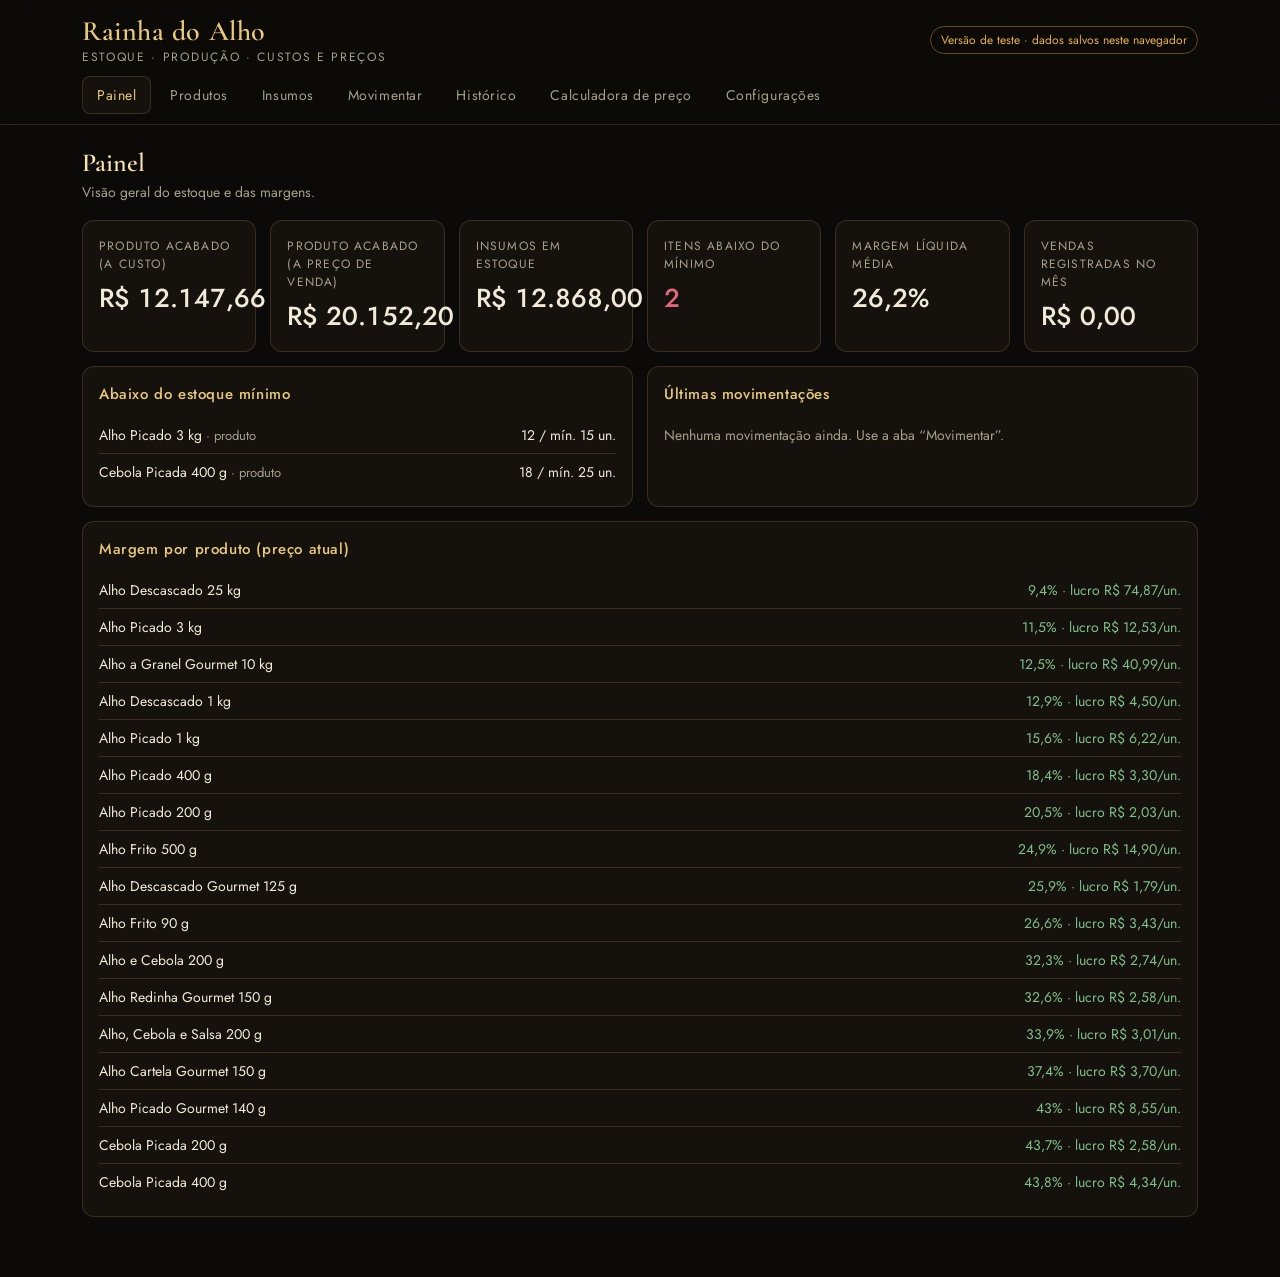
<file: estoque-rainha-do-alho/index.html>
<!DOCTYPE html>
<html lang="pt-BR">
<head>
<meta charset="utf-8">
<meta name="viewport" content="width=device-width, initial-scale=1">
<title>Rainha do Alho · Estoque &amp; Custos (teste)</title>
<link rel="preconnect" href="https://fonts.googleapis.com">
<link rel="preconnect" href="https://fonts.gstatic.com" crossorigin>
<link href="https://fonts.googleapis.com/css2?family=Cormorant+Garamond:wght@500;600&family=Jost:wght@300;400;500;600&display=swap" rel="stylesheet">
<style>
  :root{
    --bg:#0c0a08; --panel:#15120e; --panel2:#1c1813; --line:rgba(232,200,122,.16);
    --gold:#E8C87A; --gold2:#F7E3AE; --text:#F2EAD8; --muted:#a89f8c;
    --ok:#7fbf8a; --warn:#e8b04a; --bad:#e2677a; --pink:#d9468f;
  }
  *{box-sizing:border-box}
  html,body{margin:0;background:var(--bg);color:var(--text);font-family:'Jost',system-ui,sans-serif;font-size:15px;-webkit-font-smoothing:antialiased}
  button,input,select,textarea{font:inherit;color:inherit}
  .wrap{max-width:1180px;margin:0 auto;padding:0 clamp(14px,3vw,32px) 60px}
  header{position:sticky;top:0;z-index:20;background:rgba(12,10,8,.9);backdrop-filter:blur(10px);border-bottom:1px solid var(--line)}
  .top{display:flex;align-items:center;justify-content:space-between;gap:16px;padding:14px 0 10px;flex-wrap:wrap}
  .brand h1{font-family:'Cormorant Garamond',serif;font-weight:600;font-size:28px;margin:0;color:var(--gold);letter-spacing:.02em}
  .brand small{display:block;color:var(--muted);font-size:12px;letter-spacing:.14em;text-transform:uppercase}
  .badge-test{font-size:12px;color:var(--warn);border:1px solid rgba(232,176,74,.4);padding:4px 10px;border-radius:999px}
  nav{display:flex;gap:4px;overflow-x:auto;padding-bottom:10px}
  nav button{background:none;border:1px solid transparent;color:var(--muted);padding:8px 14px;border-radius:8px;cursor:pointer;white-space:nowrap;font-size:14px;letter-spacing:.04em}
  nav button:hover{color:var(--text)}
  nav button.active{color:var(--gold);border-color:var(--line);background:var(--panel)}
  section{display:none;padding-top:22px}
  section.active{display:block}
  h2{font-family:'Cormorant Garamond',serif;font-weight:600;font-size:26px;margin:0 0 4px;color:var(--gold2)}
  .sub{color:var(--muted);margin:0 0 18px;font-size:14px}
  .grid{display:grid;gap:14px}
  .kpis{grid-template-columns:repeat(auto-fit,minmax(165px,1fr))}
  .card{background:var(--panel);border:1px solid var(--line);border-radius:12px;padding:16px}
  .kpi .lbl{color:var(--muted);font-size:12px;letter-spacing:.1em;text-transform:uppercase}
  .kpi .val{font-size:26px;font-weight:500;margin-top:6px;font-variant-numeric:tabular-nums}
  .kpi .val.bad{color:var(--bad)} .kpi .val.ok{color:var(--ok)}
  .two{grid-template-columns:1fr 1fr} @media(max-width:820px){.two{grid-template-columns:1fr}}
  .card h3{margin:0 0 12px;font-size:15px;font-weight:500;color:var(--gold);letter-spacing:.04em}
  .tbl-wrap{overflow-x:auto;border:1px solid var(--line);border-radius:12px;background:var(--panel)}
  table{width:100%;border-collapse:collapse;font-size:14px}
  th,td{padding:10px 12px;text-align:left;border-bottom:1px solid var(--line);white-space:nowrap}
  th{color:var(--muted);font-weight:400;font-size:12px;letter-spacing:.08em;text-transform:uppercase;background:var(--panel2);position:sticky;top:0}
  td.num,th.num{text-align:right;font-variant-numeric:tabular-nums}
  tr:last-child td{border-bottom:none}
  tbody tr:hover{background:rgba(232,200,122,.04)}
  .pill{display:inline-block;padding:2px 9px;border-radius:999px;font-size:12px;border:1px solid}
  .pill.ok{color:var(--ok);border-color:rgba(127,191,138,.4)}
  .pill.warn{color:var(--warn);border-color:rgba(232,176,74,.4)}
  .pill.bad{color:var(--bad);border-color:rgba(226,103,122,.45)}
  .neg{color:var(--bad)} .pos{color:var(--ok)}
  .btn{background:var(--gold);color:#1a140a;border:none;border-radius:8px;padding:9px 16px;cursor:pointer;font-weight:500}
  .btn:hover{background:var(--gold2)}
  .btn.ghost{background:none;color:var(--gold);border:1px solid var(--line)}
  .btn.ghost:hover{border-color:var(--gold)}
  .btn.danger{background:none;color:var(--bad);border:1px solid rgba(226,103,122,.4)}
  .btn.sm{padding:5px 10px;font-size:13px}
  .row{display:flex;gap:10px;align-items:center;flex-wrap:wrap}
  .between{justify-content:space-between}
  label{display:block;font-size:12px;color:var(--muted);letter-spacing:.06em;margin-bottom:5px;text-transform:uppercase}
  input,select,textarea{width:100%;background:var(--panel2);border:1px solid var(--line);border-radius:8px;padding:9px 11px;outline:none}
  input:focus,select:focus,textarea:focus{border-color:var(--gold)}
  .form{display:grid;gap:12px;grid-template-columns:repeat(auto-fit,minmax(170px,1fr))}
  .full{grid-column:1/-1}
  .hint{font-size:13px;color:var(--muted)}
  .msg{padding:10px 12px;border-radius:8px;font-size:14px;margin-top:12px;display:none}
  .msg.show{display:block}
  .msg.ok{background:rgba(127,191,138,.1);color:var(--ok);border:1px solid rgba(127,191,138,.3)}
  .msg.bad{background:rgba(226,103,122,.1);color:var(--bad);border:1px solid rgba(226,103,122,.3)}
  .list{list-style:none;margin:0;padding:0}
  .list li{display:flex;justify-content:space-between;gap:10px;padding:8px 0;border-bottom:1px solid var(--line);font-size:14px}
  .list li:last-child{border-bottom:none}
  .empty{color:var(--muted);font-size:14px;padding:6px 0}
  dialog{background:var(--panel);color:var(--text);border:1px solid var(--line);border-radius:14px;padding:0;width:min(720px,94vw);max-height:90vh}
  dialog::backdrop{background:rgba(0,0,0,.65)}
  .dlg-h{display:flex;justify-content:space-between;align-items:center;padding:16px 18px;border-bottom:1px solid var(--line)}
  .dlg-h h3{margin:0;font-family:'Cormorant Garamond',serif;font-size:22px;color:var(--gold2)}
  .dlg-b{padding:18px;overflow:auto;max-height:calc(90vh - 130px)}
  .dlg-f{display:flex;justify-content:space-between;gap:10px;padding:14px 18px;border-top:1px solid var(--line)}
  .rec-row{display:grid;grid-template-columns:1fr 120px 90px 36px;gap:8px;align-items:center;margin-bottom:8px}
  .x{background:none;border:1px solid var(--line);color:var(--muted);border-radius:6px;height:36px;cursor:pointer}
  .x:hover{color:var(--bad);border-color:var(--bad)}
  .calc-res{display:grid;gap:10px;grid-template-columns:repeat(auto-fit,minmax(150px,1fr));margin-top:4px}
  .calc-res .card{padding:12px}
  .big{font-size:24px;font-weight:500;font-variant-numeric:tabular-nums}
  .bar{height:12px;border-radius:6px;overflow:hidden;display:flex;background:var(--panel2);margin:10px 0 6px}
  .bar span{display:block;height:100%}
  .legend{display:flex;gap:14px;flex-wrap:wrap;font-size:12px;color:var(--muted)}
  .legend i{display:inline-block;width:10px;height:10px;border-radius:3px;margin-right:5px;vertical-align:-1px}
  .breakdown td{padding:7px 10px}
  .search{max-width:260px}
</style>
</head>
<body>
<header>
  <div class="wrap" style="padding-bottom:0">
    <div class="top">
      <div class="brand">
        <h1>Rainha do Alho</h1>
        <small>Estoque · Produção · Custos e Preços</small>
      </div>
      <span class="badge-test" title="Os dados ficam salvos só neste navegador">Versão de teste · dados salvos neste navegador</span>
    </div>
    <nav id="nav">
      <button data-tab="painel" class="active">Painel</button>
      <button data-tab="produtos">Produtos</button>
      <button data-tab="insumos">Insumos</button>
      <button data-tab="movimentar">Movimentar</button>
      <button data-tab="historico">Histórico</button>
      <button data-tab="calculadora">Calculadora de preço</button>
      <button data-tab="config">Configurações</button>
    </nav>
  </div>
</header>

<main class="wrap">

  <!-- PAINEL -->
  <section id="painel" class="active">
    <h2>Painel</h2>
    <p class="sub">Visão geral do estoque e das margens.</p>
    <div class="grid kpis" id="kpis"></div>
    <div class="grid two" style="margin-top:14px">
      <div class="card"><h3>Abaixo do estoque mínimo</h3><ul class="list" id="alertas"></ul></div>
      <div class="card"><h3>Últimas movimentações</h3><ul class="list" id="ultimas"></ul></div>
    </div>
    <div class="card" style="margin-top:14px"><h3>Margem por produto (preço atual)</h3><ul class="list" id="margens"></ul></div>
  </section>

  <!-- PRODUTOS -->
  <section id="produtos">
    <div class="row between">
      <div><h2>Produtos</h2><p class="sub">Produto acabado. O custo vem da receita (insumos por unidade) + mão de obra.</p></div>
      <div class="row"><input class="search" id="buscaProd" placeholder="Buscar produto…"><button class="btn" id="novoProd">+ Novo produto</button></div>
    </div>
    <div class="tbl-wrap"><table>
      <thead><tr><th>Produto</th><th class="num">Estoque</th><th class="num">Mínimo</th><th class="num">Custo un.</th><th class="num">Preço</th><th class="num">Margem líq.</th><th>Status</th><th></th></tr></thead>
      <tbody id="tbProd"></tbody>
    </table></div>
  </section>

  <!-- INSUMOS -->
  <section id="insumos">
    <div class="row between">
      <div><h2>Insumos</h2><p class="sub">Matéria-prima e embalagens. O custo é atualizado pelo custo médio a cada compra.</p></div>
      <div class="row"><input class="search" id="buscaIns" placeholder="Buscar insumo…"><button class="btn" id="novoIns">+ Novo insumo</button></div>
    </div>
    <div class="tbl-wrap"><table>
      <thead><tr><th>Insumo</th><th>Unid.</th><th class="num">Estoque</th><th class="num">Mínimo</th><th class="num">Custo / unid.</th><th class="num">Valor em estoque</th><th>Status</th><th></th></tr></thead>
      <tbody id="tbIns"></tbody>
    </table></div>
  </section>

  <!-- MOVIMENTAR -->
  <section id="movimentar">
    <h2>Movimentar estoque</h2>
    <p class="sub">Registre produção, vendas, compras de insumo e ajustes.</p>
    <div class="card">
      <div class="form">
        <div>
          <label for="mvTipo">Tipo</label>
          <select id="mvTipo">
            <option value="producao">Produção (consome insumos → gera produto)</option>
            <option value="venda">Venda / saída de produto</option>
            <option value="compra">Compra de insumo (entrada)</option>
            <option value="ajuste_prod">Ajuste / perda de produto</option>
            <option value="ajuste_ins">Ajuste / perda de insumo</option>
          </select>
        </div>
        <div><label for="mvItem">Item</label><select id="mvItem"></select></div>
        <div><label for="mvQtd" id="mvQtdLbl">Quantidade</label><input id="mvQtd" type="number" step="any" min="0" placeholder="0"></div>
        <div id="mvValorBox"><label for="mvValor" id="mvValorLbl">Valor total (R$)</label><input id="mvValor" type="number" step="0.01" min="0" placeholder="0,00"></div>
        <div class="full"><label for="mvObs">Observação</label><input id="mvObs" placeholder="Ex.: pedido Restaurante X, NF 123, lote 45…"></div>
      </div>
      <div id="mvPreview" style="margin-top:14px"></div>
      <div class="row" style="margin-top:14px"><button class="btn" id="mvSalvar">Registrar</button></div>
      <div class="msg" id="mvMsg"></div>
    </div>
  </section>

  <!-- HISTORICO -->
  <section id="historico">
    <div class="row between">
      <div><h2>Histórico</h2><p class="sub">Todas as movimentações registradas.</p></div>
      <div class="row">
        <select id="hFiltro" style="width:auto">
          <option value="">Todos os tipos</option>
          <option value="producao">Produção</option>
          <option value="venda">Venda</option>
          <option value="compra">Compra de insumo</option>
          <option value="ajuste_prod">Ajuste de produto</option>
          <option value="ajuste_ins">Ajuste de insumo</option>
        </select>
        <button class="btn ghost" id="hCsv">Exportar CSV</button>
      </div>
    </div>
    <div class="tbl-wrap"><table>
      <thead><tr><th>Data</th><th>Tipo</th><th>Item</th><th class="num">Qtd</th><th class="num">Valor</th><th>Obs.</th></tr></thead>
      <tbody id="tbHist"></tbody>
    </table></div>
  </section>

  <!-- CALCULADORA -->
  <section id="calculadora">
    <h2>Calculadora de custo e preço</h2>
    <p class="sub">Escolha um produto: o custo vem da receita e dos custos atuais dos insumos. Ajuste os percentuais e veja o preço sugerido.</p>
    <div class="grid two">
      <div class="card">
        <div class="form">
          <div class="full"><label for="cProd">Produto</label><select id="cProd"></select></div>
          <div><label for="cImp">Impostos (%)</label><input id="cImp" type="number" step="0.1" min="0"></div>
          <div><label for="cCom">Comissão / taxas (%)</label><input id="cCom" type="number" step="0.1" min="0"></div>
          <div><label for="cDesp">Despesas fixas (%)</label><input id="cDesp" type="number" step="0.1" min="0"></div>
          <div><label for="cMarg">Margem desejada (%)</label><input id="cMarg" type="number" step="0.1" min="0"></div>
          <div><label for="cFrete">Frete / extra por un. (R$)</label><input id="cFrete" type="number" step="0.01" min="0" value="0"></div>
          <div><label for="cPrecoAtual">Preço atual (R$)</label><input id="cPrecoAtual" type="number" step="0.01" min="0"></div>
        </div>
        <p class="hint" style="margin-top:12px">Preço sugerido = custo ÷ (1 − (impostos + comissão + despesas + margem) ÷ 100). Assim a margem é sobre o preço de venda, já descontados os percentuais.</p>
      </div>
      <div class="card">
        <h3>Composição do custo (por unidade)</h3>
        <table class="breakdown"><tbody id="cBreak"></tbody></table>
      </div>
    </div>
    <div class="calc-res" id="cRes" style="margin-top:14px"></div>
    <div class="card" style="margin-top:14px">
      <h3>Para onde vai o preço sugerido</h3>
      <div class="bar" id="cBar"></div>
      <div class="legend" id="cLegend"></div>
      <div class="row" style="margin-top:14px">
        <button class="btn" id="cAplicar">Aplicar preço sugerido ao produto</button>
        <span class="hint" id="cAplicarMsg"></span>
      </div>
    </div>
    <h3 style="margin:26px 0 10px;color:var(--gold);font-weight:500">Simulação para todos os produtos</h3>
    <div class="tbl-wrap"><table>
      <thead><tr><th>Produto</th><th class="num">Custo un.</th><th class="num">Preço atual</th><th class="num">Margem atual</th><th class="num">Preço sugerido</th><th class="num">Diferença</th></tr></thead>
      <tbody id="tbSim"></tbody>
    </table></div>
  </section>

  <!-- CONFIG -->
  <section id="config">
    <h2>Configurações</h2>
    <p class="sub">Percentuais padrão da calculadora e backup dos dados.</p>
    <div class="grid two">
      <div class="card">
        <h3>Percentuais padrão</h3>
        <div class="form">
          <div><label for="pImp">Impostos (%)</label><input id="pImp" type="number" step="0.1" min="0"></div>
          <div><label for="pCom">Comissão / taxas (%)</label><input id="pCom" type="number" step="0.1" min="0"></div>
          <div><label for="pDesp">Despesas fixas (%)</label><input id="pDesp" type="number" step="0.1" min="0"></div>
          <div><label for="pMarg">Margem desejada (%)</label><input id="pMarg" type="number" step="0.1" min="0"></div>
        </div>
        <div class="row" style="margin-top:14px"><button class="btn" id="pSalvar">Salvar</button><span class="hint" id="pMsg"></span></div>
      </div>
      <div class="card">
        <h3>Backup</h3>
        <p class="hint">Os dados ficam salvos neste navegador. Exporte um arquivo para guardar ou levar para outro computador.</p>
        <div class="row">
          <button class="btn ghost" id="bExport">Exportar backup (.json)</button>
          <label class="btn ghost" style="margin:0;text-transform:none;letter-spacing:0;font-size:15px;color:var(--gold)">Importar backup<input type="file" id="bImport" accept="application/json" hidden></label>
        </div>
        <hr style="border:none;border-top:1px solid var(--line);margin:16px 0">
        <p class="hint">Os valores iniciais são <b>exemplos fictícios</b> para teste. Troque pelos custos reais da empresa.</p>
        <button class="btn danger" id="bReset">Restaurar dados de exemplo</button>
        <div class="msg" id="bMsg"></div>
      </div>
    </div>
  </section>
</main>

<!-- MODAL PRODUTO -->
<dialog id="dlgProd">
  <div class="dlg-h"><h3 id="dlgProdTit">Produto</h3><button class="x" data-close style="width:36px">✕</button></div>
  <div class="dlg-b">
    <div class="form">
      <div class="full"><label for="fpNome">Nome</label><input id="fpNome" placeholder="Ex.: Alho Picado 1 kg"></div>
      <div><label for="fpEst">Estoque (un.)</label><input id="fpEst" type="number" step="any" min="0"></div>
      <div><label for="fpMin">Estoque mínimo (un.)</label><input id="fpMin" type="number" step="any" min="0"></div>
      <div><label for="fpPreco">Preço de venda (R$)</label><input id="fpPreco" type="number" step="0.01" min="0"></div>
      <div><label for="fpMO">Mão de obra / un. (R$)</label><input id="fpMO" type="number" step="0.01" min="0"></div>
    </div>
    <h3 style="margin:20px 0 6px;color:var(--gold);font-weight:500;font-size:15px">Receita: insumos usados por unidade</h3>
    <p class="hint" style="margin-top:0">Inclua o rendimento: se 1 kg de alho picado precisa de 1,3 kg de alho in natura, coloque 1,3.</p>
    <div id="fpRec"></div>
    <button class="btn ghost sm" id="fpAddRec">+ Adicionar insumo</button>
    <div class="card" style="margin-top:14px;padding:12px" id="fpResumo"></div>
  </div>
  <div class="dlg-f"><button class="btn danger" id="fpDel">Excluir</button><div class="row"><button class="btn ghost" data-close>Cancelar</button><button class="btn" id="fpSalvar">Salvar</button></div></div>
</dialog>

<!-- MODAL INSUMO -->
<dialog id="dlgIns">
  <div class="dlg-h"><h3 id="dlgInsTit">Insumo</h3><button class="x" data-close style="width:36px">✕</button></div>
  <div class="dlg-b">
    <div class="form">
      <div class="full"><label for="fiNome">Nome</label><input id="fiNome" placeholder="Ex.: Alho in natura"></div>
      <div><label for="fiUn">Unidade</label><select id="fiUn"><option>kg</option><option>un</option><option>L</option><option>g</option><option>m</option></select></div>
      <div><label for="fiCusto">Custo por unidade (R$)</label><input id="fiCusto" type="number" step="0.0001" min="0"></div>
      <div><label for="fiEst">Estoque</label><input id="fiEst" type="number" step="any" min="0"></div>
      <div><label for="fiMin">Estoque mínimo</label><input id="fiMin" type="number" step="any" min="0"></div>
    </div>
    <p class="hint" id="fiUso" style="margin-top:14px"></p>
  </div>
  <div class="dlg-f"><button class="btn danger" id="fiDel">Excluir</button><div class="row"><button class="btn ghost" data-close>Cancelar</button><button class="btn" id="fiSalvar">Salvar</button></div></div>
</dialog>

<script>
/* ============ DADOS ============ */
const KEY = 'rainha-estoque-v1';
const uid = () => Math.random().toString(36).slice(2, 9);

function dadosExemplo(){
  const I = (id,nome,un,custo,est,min)=>({id,nome,un,custo,est,min});
  const insumos = [
    I('alho','Alho in natura','kg',18.00,300,100),
    I('alhoroxo','Alho roxo nacional (cabeça)','kg',22.00,120,40),
    I('cebola','Cebola','kg',4.50,80,30),
    I('salsa','Salsa','kg',12.00,10,3),
    I('sal','Sal','kg',2.50,25,5),
    I('oleo','Óleo de soja','L',9.00,40,10),
    I('acido','Acidulante (ác. cítrico)','kg',28.00,8,2),
    I('pote125','Pote 125 g / 90 g','un',0.45,600,200),
    I('pote200','Pote 200 g','un',0.55,800,300),
    I('pote400','Pote 400 g','un',0.75,500,200),
    I('pote500','Pote 500 g','un',0.95,150,50),
    I('balde1','Balde 1 kg','un',1.40,300,100),
    I('balde3','Balde 3 kg','un',2.80,120,50),
    I('vidro','Pote de vidro 140 g c/ tampa dourada','un',3.20,200,80),
    I('saco1','Saco 1 kg (descascado)','un',0.35,400,150),
    I('saco25','Saco 25 kg','un',2.20,40,10),
    I('cartela','Cartela (bandeja + filme)','un',0.60,300,100),
    I('rede','Redinha','un',0.20,500,200),
    I('caixa10','Caixa 10 kg (granel)','un',3.50,60,20),
    I('rotulo','Rótulo','un',0.12,3000,1000),
  ];
  const P = (nome,est,min,preco,mo,rec)=>({id:uid(),nome,est,min,preco,mo,rec:rec.map(([ins,q])=>({ins,q}))});
  const produtos = [
    P('Alho Picado Gourmet 140 g',60,30,19.90,0.80,[['alho',0.19],['acido',0.001],['vidro',1],['rotulo',1]]),
    P('Alho Descascado Gourmet 125 g',90,40,6.90,0.35,[['alho',0.16],['pote125',1],['rotulo',1]]),
    P('Alho Cartela Gourmet 150 g',70,30,9.90,0.30,[['alhoroxo',0.15],['cartela',1],['rotulo',1]]),
    P('Alho Redinha Gourmet 150 g',110,40,7.90,0.20,[['alhoroxo',0.15],['rede',1],['rotulo',1]]),
    P('Alho a Granel Gourmet 10 kg',8,4,329.00,2.00,[['alhoroxo',10],['caixa10',1]]),
    P('Alho Picado 200 g',140,60,9.90,0.40,[['alho',0.27],['acido',0.002],['pote200',1],['rotulo',1]]),
    P('Alho Picado 400 g',80,40,17.90,0.50,[['alho',0.54],['acido',0.004],['pote400',1],['rotulo',1]]),
    P('Alho Picado 1 kg',45,30,39.90,0.90,[['alho',1.30],['acido',0.01],['balde1',1],['rotulo',1]]),
    P('Alho Picado 3 kg',12,15,109.00,1.80,[['alho',3.90],['acido',0.03],['balde3',1],['rotulo',1]]),
    P('Alho e Cebola 200 g',60,30,8.50,0.40,[['alho',0.14],['cebola',0.12],['sal',0.005],['pote200',1],['rotulo',1]]),
    P('Alho, Cebola e Salsa 200 g',50,30,8.90,0.45,[['alho',0.13],['cebola',0.11],['salsa',0.02],['pote200',1],['rotulo',1]]),
    P('Cebola Picada 200 g',70,30,5.90,0.35,[['cebola',0.25],['acido',0.002],['pote200',1],['rotulo',1]]),
    P('Cebola Picada 400 g',18,25,9.90,0.45,[['cebola',0.50],['acido',0.004],['pote400',1],['rotulo',1]]),
    P('Alho Frito 90 g',90,40,12.90,0.60,[['alho',0.30],['oleo',0.05],['pote125',1],['rotulo',1]]),
    P('Alho Frito 500 g',20,15,59.90,1.50,[['alho',1.60],['oleo',0.25],['pote500',1],['rotulo',1]]),
    P('Alho Descascado 1 kg',55,30,34.90,0.80,[['alho',1.25],['saco1',1],['rotulo',1]]),
    P('Alho Descascado 25 kg',3,2,799.00,12.00,[['alho',31.0],['saco25',1],['rotulo',1]]),
  ];
  return { insumos, produtos, movs: [], cfg: { imp: 6, com: 3, desp: 10, marg: 20 } };
}

let db;
function carregar(){
  try { const raw = localStorage.getItem(KEY); db = raw ? JSON.parse(raw) : dadosExemplo(); }
  catch(e){ db = dadosExemplo(); }
  if(!db.cfg) db.cfg = { imp:6, com:3, desp:10, marg:20 };
  if(!db.movs) db.movs = [];
}
function salvar(){ try { localStorage.setItem(KEY, JSON.stringify(db)); } catch(e){} }

/* ============ UTIL ============ */
const $ = s => document.querySelector(s);
const brl = v => (isFinite(v) ? v : 0).toLocaleString('pt-BR',{style:'currency',currency:'BRL'});
const num = (v,d=2) => (isFinite(v)?v:0).toLocaleString('pt-BR',{maximumFractionDigits:d});
const pct = v => isFinite(v) ? (v*100).toLocaleString('pt-BR',{maximumFractionDigits:1})+'%' : '—';
const esc = s => String(s ?? '').replace(/[&<>"']/g, c => ({'&':'&amp;','<':'&lt;','>':'&gt;','"':'&quot;',"'":'&#39;'}[c]));
const n = v => { const x = parseFloat(String(v).replace(',','.')); return isFinite(x) ? x : 0; };
const insById = id => db.insumos.find(i => i.id === id);
const prodById = id => db.produtos.find(p => p.id === id);
const byName = (a,b) => a.nome.localeCompare(b.nome,'pt-BR');

function custoProduto(p){
  let mat = 0;
  for(const r of p.rec){ const i = insById(r.ins); if(i) mat += i.custo * r.q; }
  return { mat, mo: p.mo||0, total: mat + (p.mo||0) };
}
function percentuais(c){ return (c.imp + c.com + c.desp) / 100; }
function margemLiquida(p, cfg=db.cfg){
  if(!p.preco) return NaN;
  const c = custoProduto(p).total;
  return (p.preco - c - p.preco*percentuais(cfg)) / p.preco;
}
function precoSugerido(custo, c){
  const d = 1 - (c.imp + c.com + c.desp + c.marg)/100;
  return d > 0 ? custo / d : NaN;
}
function status(est, min){
  if(est <= 0) return '<span class="pill bad">Sem estoque</span>';
  if(est < min) return '<span class="pill warn">Abaixo do mínimo</span>';
  return '<span class="pill ok">OK</span>';
}
function margemClass(m){ return !isFinite(m) ? '' : m < 0 ? 'neg' : m < 0.08 ? '' : 'pos'; }

/* ============ NAV ============ */
document.querySelectorAll('#nav button').forEach(b => b.addEventListener('click', () => abrirAba(b.dataset.tab)));
function abrirAba(t){
  document.querySelectorAll('#nav button').forEach(b => b.classList.toggle('active', b.dataset.tab === t));
  document.querySelectorAll('main section').forEach(s => s.classList.toggle('active', s.id === t));
  render();
  window.scrollTo({top:0});
}

/* ============ RENDER ============ */
function render(){
  renderPainel(); renderProdutos(); renderInsumos(); renderMovForm(); renderHist(); renderCalc(); renderCfg();
}

function renderPainel(){
  let vCusto = 0, vVenda = 0, vIns = 0;
  db.produtos.forEach(p => { vCusto += custoProduto(p).total * p.est; vVenda += (p.preco||0) * p.est; });
  db.insumos.forEach(i => vIns += i.custo * i.est);
  const baixosP = db.produtos.filter(p => p.est < p.min);
  const baixosI = db.insumos.filter(i => i.est < i.min);
  const margs = db.produtos.map(p => margemLiquida(p)).filter(isFinite);
  const mMedia = margs.length ? margs.reduce((a,b)=>a+b,0)/margs.length : NaN;
  const vendasMes = db.movs.filter(m => m.tipo==='venda' && new Date(m.data).getMonth()===new Date().getMonth() && new Date(m.data).getFullYear()===new Date().getFullYear()).reduce((a,m)=>a+(m.valor||0),0);
  $('#kpis').innerHTML = [
    ['Produto acabado (a custo)', brl(vCusto)],
    ['Produto acabado (a preço de venda)', brl(vVenda)],
    ['Insumos em estoque', brl(vIns)],
    ['Itens abaixo do mínimo', String(baixosP.length + baixosI.length), (baixosP.length+baixosI.length) ? 'bad':'ok'],
    ['Margem líquida média', pct(mMedia), mMedia < 0 ? 'bad' : ''],
    ['Vendas registradas no mês', brl(vendasMes)],
  ].map(([l,v,c]) => `<div class="card kpi"><div class="lbl">${l}</div><div class="val ${c||''}">${v}</div></div>`).join('');

  const al = [
    ...baixosP.map(p => `<li><span>${esc(p.nome)} <span class="hint">· produto</span></span><span class="${p.est<=0?'neg':''}">${num(p.est)} / mín. ${num(p.min)} un.</span></li>`),
    ...baixosI.map(i => `<li><span>${esc(i.nome)} <span class="hint">· insumo</span></span><span class="${i.est<=0?'neg':''}">${num(i.est)} / mín. ${num(i.min)} ${esc(i.un)}</span></li>`),
  ];
  $('#alertas').innerHTML = al.length ? al.join('') : '<li class="empty">Tudo acima do mínimo. 👑</li>';

  const ult = db.movs.slice(-6).reverse();
  $('#ultimas').innerHTML = ult.length ? ult.map(m => `<li><span>${tipoNome(m.tipo)} · ${esc(m.itemNome)}</span><span class="hint">${num(m.qtd)} · ${fmtData(m.data)}</span></li>`).join('') : '<li class="empty">Nenhuma movimentação ainda. Use a aba “Movimentar”.</li>';

  const ord = [...db.produtos].sort((a,b) => (margemLiquida(a)||-9) - (margemLiquida(b)||-9));
  $('#margens').innerHTML = ord.map(p => { const m = margemLiquida(p); return `<li><span>${esc(p.nome)}</span><span class="${margemClass(m)}">${pct(m)} · lucro ${brl(p.preco*(isFinite(m)?m:0))}/un.</span></li>`; }).join('');
}

function renderProdutos(){
  const q = ($('#buscaProd').value||'').toLowerCase();
  const rows = [...db.produtos].sort(byName).filter(p => p.nome.toLowerCase().includes(q)).map(p => {
    const c = custoProduto(p).total, m = margemLiquida(p);
    return `<tr><td>${esc(p.nome)}</td><td class="num">${num(p.est)}</td><td class="num">${num(p.min)}</td><td class="num">${brl(c)}</td><td class="num">${brl(p.preco)}</td><td class="num ${margemClass(m)}">${pct(m)}</td><td>${status(p.est,p.min)}</td><td><button class="btn ghost sm" data-editp="${p.id}">Editar</button> <button class="btn ghost sm" data-calcp="${p.id}">Calcular</button></td></tr>`;
  });
  $('#tbProd').innerHTML = rows.join('') || '<tr><td colspan="8" class="empty">Nenhum produto.</td></tr>';
}

function renderInsumos(){
  const q = ($('#buscaIns').value||'').toLowerCase();
  const rows = [...db.insumos].sort(byName).filter(i => i.nome.toLowerCase().includes(q)).map(i =>
    `<tr><td>${esc(i.nome)}</td><td>${esc(i.un)}</td><td class="num">${num(i.est,3)}</td><td class="num">${num(i.min,3)}</td><td class="num">${brl(i.custo)}</td><td class="num">${brl(i.custo*i.est)}</td><td>${status(i.est,i.min)}</td><td><button class="btn ghost sm" data-editi="${i.id}">Editar</button></td></tr>`);
  $('#tbIns').innerHTML = rows.join('') || '<tr><td colspan="8" class="empty">Nenhum insumo.</td></tr>';
}

/* ============ MOVIMENTAR ============ */
const tipoNome = t => ({producao:'Produção',venda:'Venda',compra:'Compra de insumo',ajuste_prod:'Ajuste de produto',ajuste_ins:'Ajuste de insumo'}[t]||t);
const fmtData = d => new Date(d).toLocaleString('pt-BR',{day:'2-digit',month:'2-digit',year:'2-digit',hour:'2-digit',minute:'2-digit'});

function renderMovForm(keepItem){
  const t = $('#mvTipo').value, sel = $('#mvItem'), prev = sel.value;
  const usaIns = t === 'compra' || t === 'ajuste_ins';
  const lista = (usaIns ? [...db.insumos] : [...db.produtos]).sort(byName);
  sel.innerHTML = lista.map(x => `<option value="${x.id}">${esc(x.nome)}${usaIns ? ' ('+esc(x.un)+')' : ''}</option>`).join('');
  if(lista.some(x => x.id === prev)) sel.value = prev;
  $('#mvValorBox').style.display = (t === 'venda' || t === 'compra') ? '' : 'none';
  $('#mvValorLbl').textContent = t === 'compra' ? 'Valor total pago (R$)' : 'Valor total da venda (R$) — opcional';
  const it = usaIns ? insById(sel.value) : null;
  $('#mvQtdLbl').textContent = t.startsWith('ajuste') ? 'Quantidade (+ entra / − sai)' : usaIns ? `Quantidade (${it ? it.un : ''})` : 'Quantidade (un.)';
  $('#mvQtd').min = t.startsWith('ajuste') ? '' : '0';
  preview();
}
['#mvTipo','#mvItem'].forEach(s => $(s).addEventListener('change', () => { if(s==='#mvTipo'){ $('#mvValor').value=''; } renderMovForm(); }));
['#mvQtd','#mvValor'].forEach(s => $(s).addEventListener('input', preview));

function preview(){
  const t = $('#mvTipo').value, id = $('#mvItem').value, q = n($('#mvQtd').value), box = $('#mvPreview');
  if(t === 'producao'){
    const p = prodById(id); if(!p || q <= 0){ box.innerHTML = '<p class="hint">Informe a quantidade para ver os insumos que serão consumidos.</p>'; return; }
    const linhas = p.rec.map(r => { const i = insById(r.ins); if(!i) return ''; const need = r.q*q, falta = need > i.est + 1e-9;
      return `<tr><td>${esc(i.nome)}</td><td class="num">${num(need,3)} ${esc(i.un)}</td><td class="num">${num(i.est,3)} ${esc(i.un)}</td><td>${falta?'<span class="pill bad">Falta '+num(need-i.est,3)+'</span>':'<span class="pill ok">OK</span>'}</td></tr>`; }).join('');
    const c = custoProduto(p);
    box.innerHTML = `<div class="tbl-wrap"><table><thead><tr><th>Insumo consumido</th><th class="num">Necessário</th><th class="num">Em estoque</th><th></th></tr></thead><tbody>${linhas}</tbody></table></div><p class="hint">Custo desta produção: <b>${brl(c.total*q)}</b> (${brl(c.total)} por unidade).</p>`;
  } else if(t === 'venda'){
    const p = prodById(id); const v = n($('#mvValor').value);
    if(!p){ box.innerHTML=''; return; }
    let h = `<p class="hint">Em estoque: <b>${num(p.est)}</b> un. · Preço cadastrado: ${brl(p.preco)}`;
    if(q>0){ const total = v || p.preco*q; const lucro = total - custoProduto(p).total*q - total*percentuais(db.cfg);
      h += ` · Total: <b>${brl(total)}</b> · Lucro líquido estimado: <b class="${lucro<0?'neg':'pos'}">${brl(lucro)}</b>`; if(q>p.est) h += ` · <span class="neg">quantidade maior que o estoque</span>`; }
    box.innerHTML = h + '</p>';
  } else if(t === 'compra'){
    const i = insById(id); const v = n($('#mvValor').value);
    if(!i){ box.innerHTML=''; return; }
    let h = `<p class="hint">Estoque atual: <b>${num(i.est,3)} ${esc(i.un)}</b> a ${brl(i.custo)}/${esc(i.un)}`;
    if(q>0 && v>0){ const novo = (i.custo*i.est + v)/(i.est+q); h += ` · Preço desta compra: ${brl(v/q)}/${esc(i.un)} · <b>Novo custo médio: ${brl(novo)}</b>`; }
    box.innerHTML = h + '</p>';
  } else {
    box.innerHTML = '<p class="hint">Use número negativo para perda/saída (ex.: −5) e positivo para acerto de entrada.</p>';
  }
}

function msg(el, texto, ok){ el.textContent = texto; el.className = 'msg show ' + (ok?'ok':'bad'); clearTimeout(el._t); el._t = setTimeout(()=>el.className='msg', 6000); }

$('#mvSalvar').addEventListener('click', () => {
  const t = $('#mvTipo').value, id = $('#mvItem').value, q = n($('#mvQtd').value), v = n($('#mvValor').value), obs = $('#mvObs').value.trim(), el = $('#mvMsg');
  if(!id) return msg(el,'Escolha um item.',false);
  if(t.startsWith('ajuste') ? q === 0 : q <= 0) return msg(el,'Informe uma quantidade válida.',false);
  const reg = { id: uid(), data: new Date().toISOString(), tipo: t, qtd: q, obs };
  if(t === 'producao'){
    const p = prodById(id);
    const faltas = p.rec.map(r => ({ i: insById(r.ins), need: r.q*q })).filter(x => x.i && x.need > x.i.est + 1e-9);
    if(faltas.length && !confirm('Faltam insumos:\n' + faltas.map(f => `• ${f.i.nome}: faltam ${num(f.need - f.i.est,3)} ${f.i.un}`).join('\n') + '\n\nRegistrar mesmo assim? (o estoque desses insumos ficará negativo)')) return;
    p.rec.forEach(r => { const i = insById(r.ins); if(i) i.est = +(i.est - r.q*q).toFixed(4); });
    p.est = +(p.est + q).toFixed(4);
    Object.assign(reg, { itemId: id, itemNome: p.nome, valor: custoProduto(p).total*q });
    msg(el, `Produção registrada: +${num(q)} ${p.nome}. Insumos baixados.`, true);
  } else if(t === 'venda'){
    const p = prodById(id);
    if(q > p.est && !confirm(`O estoque de ${p.nome} é ${num(p.est)} un. Registrar a venda de ${num(q)} mesmo assim?`)) return;
    p.est = +(p.est - q).toFixed(4);
    Object.assign(reg, { itemId: id, itemNome: p.nome, valor: v || p.preco*q });
    msg(el, `Venda registrada: −${num(q)} ${p.nome} (${brl(reg.valor)}).`, true);
  } else if(t === 'compra'){
    const i = insById(id);
    if(v > 0){ const base = Math.max(i.est,0); i.custo = +((i.custo*base + v)/(base+q)).toFixed(4); }
    i.est = +(i.est + q).toFixed(4);
    Object.assign(reg, { itemId: id, itemNome: i.nome, valor: v });
    msg(el, `Compra registrada: +${num(q,3)} ${i.un} de ${i.nome}. Custo médio: ${brl(i.custo)}/${i.un}.`, true);
  } else if(t === 'ajuste_prod'){
    const p = prodById(id); p.est = +(p.est + q).toFixed(4);
    Object.assign(reg, { itemId: id, itemNome: p.nome, valor: custoProduto(p).total*q });
    msg(el, `Ajuste registrado em ${p.nome}: ${q>0?'+':''}${num(q)} un.`, true);
  } else {
    const i = insById(id); i.est = +(i.est + q).toFixed(4);
    Object.assign(reg, { itemId: id, itemNome: i.nome, valor: i.custo*q });
    msg(el, `Ajuste registrado em ${i.nome}: ${q>0?'+':''}${num(q,3)} ${i.un}.`, true);
  }
  db.movs.push(reg); salvar();
  $('#mvQtd').value = ''; $('#mvValor').value = ''; $('#mvObs').value = '';
  renderPainel(); renderProdutos(); renderInsumos(); renderHist(); renderCalc(); preview();
});

/* ============ HISTÓRICO ============ */
function renderHist(){
  const f = $('#hFiltro').value;
  const l = db.movs.filter(m => !f || m.tipo === f).slice().reverse();
  $('#tbHist').innerHTML = l.length ? l.map(m => `<tr><td>${fmtData(m.data)}</td><td>${tipoNome(m.tipo)}</td><td>${esc(m.itemNome)}</td><td class="num ${m.qtd<0?'neg':''}">${num(m.qtd,3)}</td><td class="num">${brl(m.valor)}</td><td>${esc(m.obs)}</td></tr>`).join('') : '<tr><td colspan="6" class="empty">Nenhuma movimentação.</td></tr>';
}
$('#hFiltro').addEventListener('change', renderHist);
$('#hCsv').addEventListener('click', () => {
  const cab = ['data','tipo','item','quantidade','valor','observacao'];
  const linhas = db.movs.map(m => [fmtData(m.data), tipoNome(m.tipo), m.itemNome, String(m.qtd).replace('.',','), (m.valor||0).toFixed(2).replace('.',','), m.obs||''].map(x => '"'+String(x).replace(/"/g,'""')+'"').join(';'));
  baixar('movimentacoes-rainha-do-alho.csv', '﻿' + [cab.join(';'), ...linhas].join('\n'), 'text/csv');
});
function baixar(nome, conteudo, tipo){
  const a = document.createElement('a'); a.href = URL.createObjectURL(new Blob([conteudo],{type:tipo})); a.download = nome; document.body.appendChild(a); a.click(); setTimeout(()=>{URL.revokeObjectURL(a.href); a.remove();}, 500);
}

/* ============ CALCULADORA ============ */
let calcInit = false;
function calcCfg(){ return { imp: n($('#cImp').value), com: n($('#cCom').value), desp: n($('#cDesp').value), marg: n($('#cMarg').value) }; }
function renderCalc(){
  const sel = $('#cProd'), prev = sel.value;
  sel.innerHTML = [...db.produtos].sort(byName).map(p => `<option value="${p.id}">${esc(p.nome)}</option>`).join('');
  if(prodById(prev)) sel.value = prev;
  if(!calcInit){ $('#cImp').value = db.cfg.imp; $('#cCom').value = db.cfg.com; $('#cDesp').value = db.cfg.desp; $('#cMarg').value = db.cfg.marg; calcInit = true; }
  if(!$('#cPrecoAtual').dataset.touched){ const p = prodById(sel.value); $('#cPrecoAtual').value = p ? p.preco : ''; }
  calcular();
}
function calcular(){
  const p = prodById($('#cProd').value); if(!p){ $('#cBreak').innerHTML=''; $('#cRes').innerHTML=''; return; }
  const c = calcCfg(), frete = n($('#cFrete').value), precoAtual = n($('#cPrecoAtual').value);
  const cp = custoProduto(p), custo = cp.total + frete;
  const lin = p.rec.map(r => { const i = insById(r.ins); return i ? `<tr><td>${esc(i.nome)}</td><td class="num hint">${num(r.q,3)} ${esc(i.un)} × ${brl(i.custo)}</td><td class="num">${brl(i.custo*r.q)}</td></tr>` : ''; }).join('');
  $('#cBreak').innerHTML = lin + `<tr><td>Mão de obra</td><td></td><td class="num">${brl(cp.mo)}</td></tr>` + (frete?`<tr><td>Frete / extra</td><td></td><td class="num">${brl(frete)}</td></tr>`:'') + `<tr><td><b>Custo total</b></td><td></td><td class="num"><b>${brl(custo)}</b></td></tr>`;
  const sug = precoSugerido(custo, c);
  const soma = c.imp + c.com + c.desp + c.marg;
  const pctVar = (c.imp + c.com + c.desp)/100;
  const mAtual = precoAtual ? (precoAtual - custo - precoAtual*pctVar)/precoAtual : NaN;
  const lucroAtual = precoAtual ? precoAtual - custo - precoAtual*pctVar : NaN;
  const markup = isFinite(sug) ? sug/custo : NaN;
  const pe = (1 - pctVar) > 0 ? custo/(1 - pctVar) : NaN;
  $('#cRes').innerHTML = soma >= 100
    ? `<div class="card" style="grid-column:1/-1"><span class="neg">A soma dos percentuais (${num(soma,1)}%) precisa ser menor que 100%.</span></div>`
    : [
      ['Custo por unidade', brl(custo), ''],
      ['Preço sugerido', brl(sug), 'color:var(--gold)'],
      ['Markup sobre custo', isFinite(markup) ? num(markup,2)+'×' : '—', ''],
      ['Preço mínimo (lucro zero)', brl(pe), ''],
      ['Margem com preço atual', pct(mAtual), isFinite(mAtual) ? (mAtual<0?'color:var(--bad)':mAtual < c.marg/100 - 0.005 ? 'color:var(--warn)':'color:var(--ok)') : ''],
      ['Lucro por unidade (preço atual)', brl(lucroAtual), isFinite(lucroAtual)&&lucroAtual<0?'color:var(--bad)':''],
    ].map(([l,v,s]) => `<div class="card"><div class="hint">${l}</div><div class="big" style="${s}">${v}</div></div>`).join('');
  if(soma < 100 && isFinite(sug)){
    const partes = [['Custo', custo/sug, '#8a7a5c'],['Impostos', c.imp/100, '#d9468f'],['Comissão/taxas', c.com/100, '#9a6fd1'],['Despesas fixas', c.desp/100, '#4f8fbf'],['Lucro', c.marg/100, '#7fbf8a']];
    $('#cBar').innerHTML = partes.map(([,v,cor]) => `<span style="width:${Math.max(v*100,0)}%;background:${cor}"></span>`).join('');
    $('#cLegend').innerHTML = partes.map(([l,v,cor]) => `<span><i style="background:${cor}"></i>${l} ${pct(v)} · ${brl(v*sug)}</span>`).join('');
    $('#cAplicar').disabled = false;
  } else { $('#cBar').innerHTML=''; $('#cLegend').innerHTML=''; $('#cAplicar').disabled = true; }
  renderSim(c, frete);
}
function renderSim(c, frete){
  $('#tbSim').innerHTML = [...db.produtos].sort(byName).map(p => {
    const custo = custoProduto(p).total + (p.id === $('#cProd').value ? frete : 0);
    const sug = precoSugerido(custo, c), pv = (c.imp+c.com+c.desp)/100;
    const m = p.preco ? (p.preco - custo - p.preco*pv)/p.preco : NaN, dif = sug - p.preco;
    return `<tr><td>${esc(p.nome)}</td><td class="num">${brl(custo)}</td><td class="num">${brl(p.preco)}</td><td class="num ${margemClass(m)}">${pct(m)}</td><td class="num">${brl(sug)}</td><td class="num ${dif>0.005?'neg':'pos'}">${isFinite(dif)?(dif>0?'+':'')+brl(dif):'—'}</td></tr>`;
  }).join('');
}
$('#cProd').addEventListener('change', () => { delete $('#cPrecoAtual').dataset.touched; $('#cFrete').value = 0; const p = prodById($('#cProd').value); $('#cPrecoAtual').value = p ? p.preco : ''; calcular(); });
['#cImp','#cCom','#cDesp','#cMarg','#cFrete'].forEach(s => $(s).addEventListener('input', calcular));
$('#cPrecoAtual').addEventListener('input', e => { e.target.dataset.touched = '1'; calcular(); });
$('#cAplicar').addEventListener('click', () => {
  const p = prodById($('#cProd').value); if(!p) return;
  const custo = custoProduto(p).total + n($('#cFrete').value);
  const sug = Math.round(precoSugerido(custo, calcCfg())*100)/100; if(!isFinite(sug)) return;
  if(!confirm(`Mudar o preço de "${p.nome}" de ${brl(p.preco)} para ${brl(sug)}?`)) return;
  p.preco = sug; salvar(); delete $('#cPrecoAtual').dataset.touched; $('#cPrecoAtual').value = sug;
  $('#cAplicarMsg').textContent = `Preço atualizado para ${brl(sug)}.`; setTimeout(()=>$('#cAplicarMsg').textContent='', 5000);
  renderPainel(); renderProdutos(); calcular();
});

/* ============ MODAL PRODUTO ============ */
let editP = null;
function abrirProd(id){
  editP = id ? JSON.parse(JSON.stringify(prodById(id))) : { id: null, nome:'', est:0, min:0, preco:0, mo:0, rec:[] };
  $('#dlgProdTit').textContent = id ? 'Editar produto' : 'Novo produto';
  $('#fpNome').value = editP.nome; $('#fpEst').value = editP.est; $('#fpMin').value = editP.min; $('#fpPreco').value = editP.preco; $('#fpMO').value = editP.mo;
  $('#fpDel').style.visibility = id ? 'visible' : 'hidden';
  desenharRec(); $('#dlgProd').showModal();
}
function desenharRec(){
  const ops = [...db.insumos].sort(byName);
  $('#fpRec').innerHTML = editP.rec.length ? editP.rec.map((r,k) => `<div class="rec-row">
    <select data-rk="${k}" data-f="ins">${ops.map(i => `<option value="${i.id}" ${i.id===r.ins?'selected':''}>${esc(i.nome)}</option>`).join('')}</select>
    <input data-rk="${k}" data-f="q" type="number" step="any" min="0" value="${r.q}">
    <span class="hint">${esc(insById(r.ins)?.un||'')}</span>
    <button class="x" data-rdel="${k}" title="Remover">✕</button></div>`).join('') : '<p class="empty">Nenhum insumo na receita.</p>';
  resumoProd();
}
function lerFormProd(){
  editP.nome = $('#fpNome').value.trim(); editP.est = n($('#fpEst').value); editP.min = n($('#fpMin').value); editP.preco = n($('#fpPreco').value); editP.mo = n($('#fpMO').value);
}
function resumoProd(){
  lerFormProd();
  const c = custoProduto(editP), m = margemLiquida(editP), sug = precoSugerido(c.total, db.cfg);
  $('#fpResumo').innerHTML = `<div class="row between"><span>Materiais ${brl(c.mat)} + mão de obra ${brl(c.mo)} = <b>custo ${brl(c.total)}</b></span><span>Margem líquida: <b class="${margemClass(m)}">${pct(m)}</b> · Sugerido: <b style="color:var(--gold)">${brl(sug)}</b></span></div>`;
}
$('#fpRec').addEventListener('input', e => { const k = e.target.dataset.rk; if(k===undefined) return; const f = e.target.dataset.f; editP.rec[k][f] = f==='q' ? n(e.target.value) : e.target.value; if(f==='ins') desenharRec(); else resumoProd(); });
$('#fpRec').addEventListener('change', e => { if(e.target.dataset.f==='ins'){ editP.rec[e.target.dataset.rk].ins = e.target.value; desenharRec(); } });
$('#fpRec').addEventListener('click', e => { const k = e.target.dataset.rdel; if(k!==undefined){ editP.rec.splice(+k,1); desenharRec(); } });
['#fpEst','#fpMin','#fpPreco','#fpMO'].forEach(s => $(s).addEventListener('input', resumoProd));
$('#fpAddRec').addEventListener('click', () => { if(!db.insumos.length) return alert('Cadastre insumos primeiro.'); editP.rec.push({ ins: [...db.insumos].sort(byName)[0].id, q: 1 }); desenharRec(); });
$('#fpSalvar').addEventListener('click', () => {
  lerFormProd(); if(!editP.nome) return alert('Dê um nome ao produto.');
  editP.rec = editP.rec.filter(r => r.q > 0);
  if(editP.id){ Object.assign(prodById(editP.id), editP); } else { editP.id = uid(); db.produtos.push(editP); }
  salvar(); $('#dlgProd').close(); render();
});
$('#fpDel').addEventListener('click', () => { if(!confirm('Excluir este produto? O histórico de movimentações é mantido.')) return; db.produtos = db.produtos.filter(p => p.id !== editP.id); salvar(); $('#dlgProd').close(); render(); });

/* ============ MODAL INSUMO ============ */
let editI = null;
function abrirIns(id){
  editI = id ? { ...insById(id) } : { id:null, nome:'', un:'kg', custo:0, est:0, min:0 };
  $('#dlgInsTit').textContent = id ? 'Editar insumo' : 'Novo insumo';
  $('#fiNome').value = editI.nome; $('#fiUn').value = editI.un; $('#fiCusto').value = editI.custo; $('#fiEst').value = editI.est; $('#fiMin').value = editI.min;
  const usos = id ? db.produtos.filter(p => p.rec.some(r => r.ins === id)).map(p => p.nome) : [];
  $('#fiUso').textContent = usos.length ? `Usado em: ${usos.join(', ')}.` : '';
  $('#fiDel').style.visibility = id ? 'visible' : 'hidden';
  $('#dlgIns').showModal();
}
$('#fiSalvar').addEventListener('click', () => {
  const d = { nome: $('#fiNome').value.trim(), un: $('#fiUn').value, custo: n($('#fiCusto').value), est: n($('#fiEst').value), min: n($('#fiMin').value) };
  if(!d.nome) return alert('Dê um nome ao insumo.');
  if(editI.id) Object.assign(insById(editI.id), d); else db.insumos.push({ id: uid(), ...d });
  salvar(); $('#dlgIns').close(); render();
});
$('#fiDel').addEventListener('click', () => {
  const usos = db.produtos.filter(p => p.rec.some(r => r.ins === editI.id));
  if(usos.length) return alert('Este insumo está na receita de: ' + usos.map(p=>p.nome).join(', ') + '.\nRemova-o dessas receitas antes de excluir.');
  if(!confirm('Excluir este insumo?')) return;
  db.insumos = db.insumos.filter(i => i.id !== editI.id); salvar(); $('#dlgIns').close(); render();
});

document.querySelectorAll('[data-close]').forEach(b => b.addEventListener('click', () => b.closest('dialog').close()));
document.addEventListener('click', e => {
  const t = e.target;
  if(t.dataset.editp) abrirProd(t.dataset.editp);
  if(t.dataset.editi) abrirIns(t.dataset.editi);
  if(t.dataset.calcp){ abrirAba('calculadora'); $('#cProd').value = t.dataset.calcp; $('#cProd').dispatchEvent(new Event('change')); }
});
$('#novoProd').addEventListener('click', () => abrirProd(null));
$('#novoIns').addEventListener('click', () => abrirIns(null));
$('#buscaProd').addEventListener('input', renderProdutos);
$('#buscaIns').addEventListener('input', renderInsumos);

/* ============ CONFIG ============ */
function renderCfg(){ $('#pImp').value = db.cfg.imp; $('#pCom').value = db.cfg.com; $('#pDesp').value = db.cfg.desp; $('#pMarg').value = db.cfg.marg; }
$('#pSalvar').addEventListener('click', () => {
  db.cfg = { imp: n($('#pImp').value), com: n($('#pCom').value), desp: n($('#pDesp').value), marg: n($('#pMarg').value) };
  salvar(); calcInit = false; $('#pMsg').textContent = 'Salvo.'; setTimeout(()=>$('#pMsg').textContent='',3000); render();
});
$('#bExport').addEventListener('click', () => baixar(`backup-estoque-rainha-${new Date().toISOString().slice(0,10)}.json`, JSON.stringify(db,null,2), 'application/json'));
$('#bImport').addEventListener('change', async e => {
  const f = e.target.files[0]; if(!f) return;
  try { const d = JSON.parse(await f.text()); if(!Array.isArray(d.insumos) || !Array.isArray(d.produtos)) throw 0;
    if(!confirm('Substituir todos os dados atuais pelo backup?')) return;
    db = d; if(!db.movs) db.movs=[]; if(!db.cfg) db.cfg={imp:6,com:3,desp:10,marg:20}; salvar(); calcInit=false; render(); msg($('#bMsg'),'Backup importado.',true);
  } catch(_){ msg($('#bMsg'),'Arquivo inválido.',false); }
  e.target.value = '';
});
$('#bReset').addEventListener('click', () => { if(!confirm('Apagar tudo e voltar aos dados de exemplo?')) return; db = dadosExemplo(); salvar(); calcInit=false; render(); msg($('#bMsg'),'Dados de exemplo restaurados.',true); });

/* ============ INÍCIO ============ */
carregar(); render();
</script>
</body>
</html>
</file>
